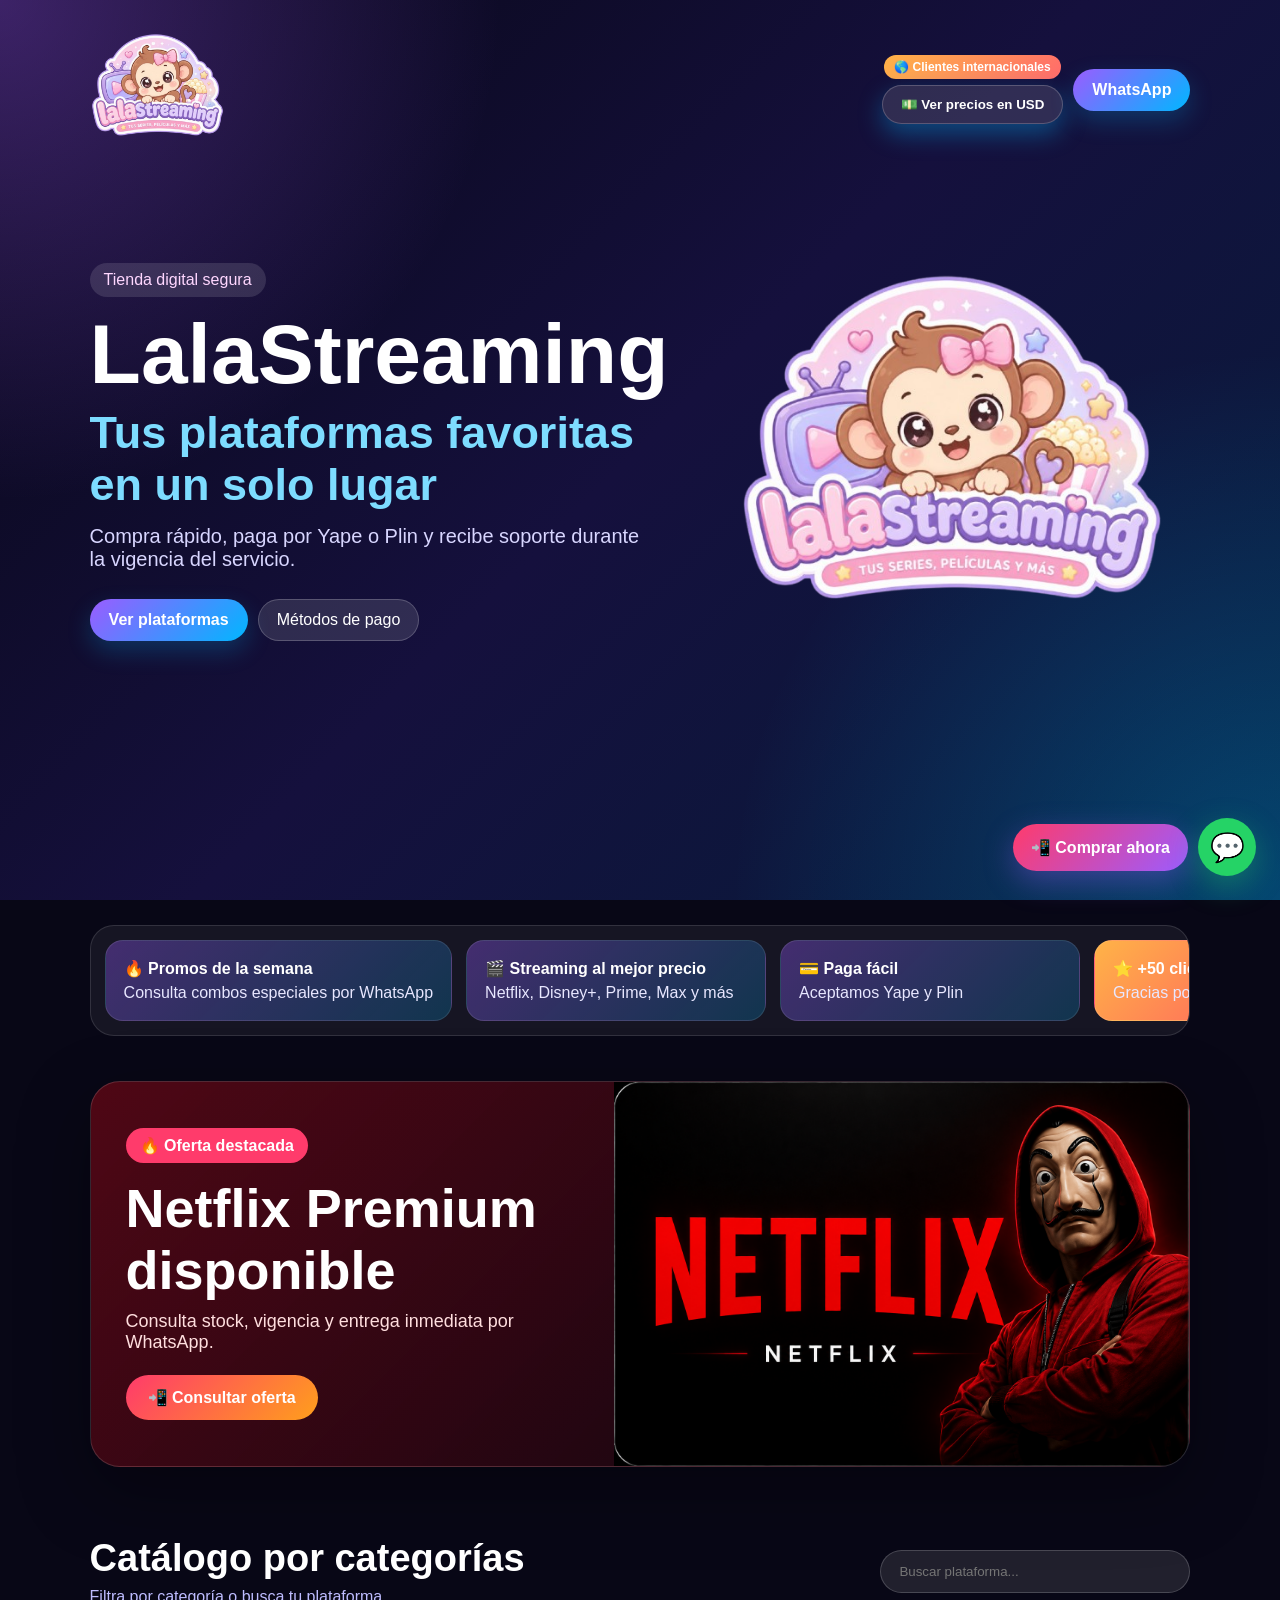
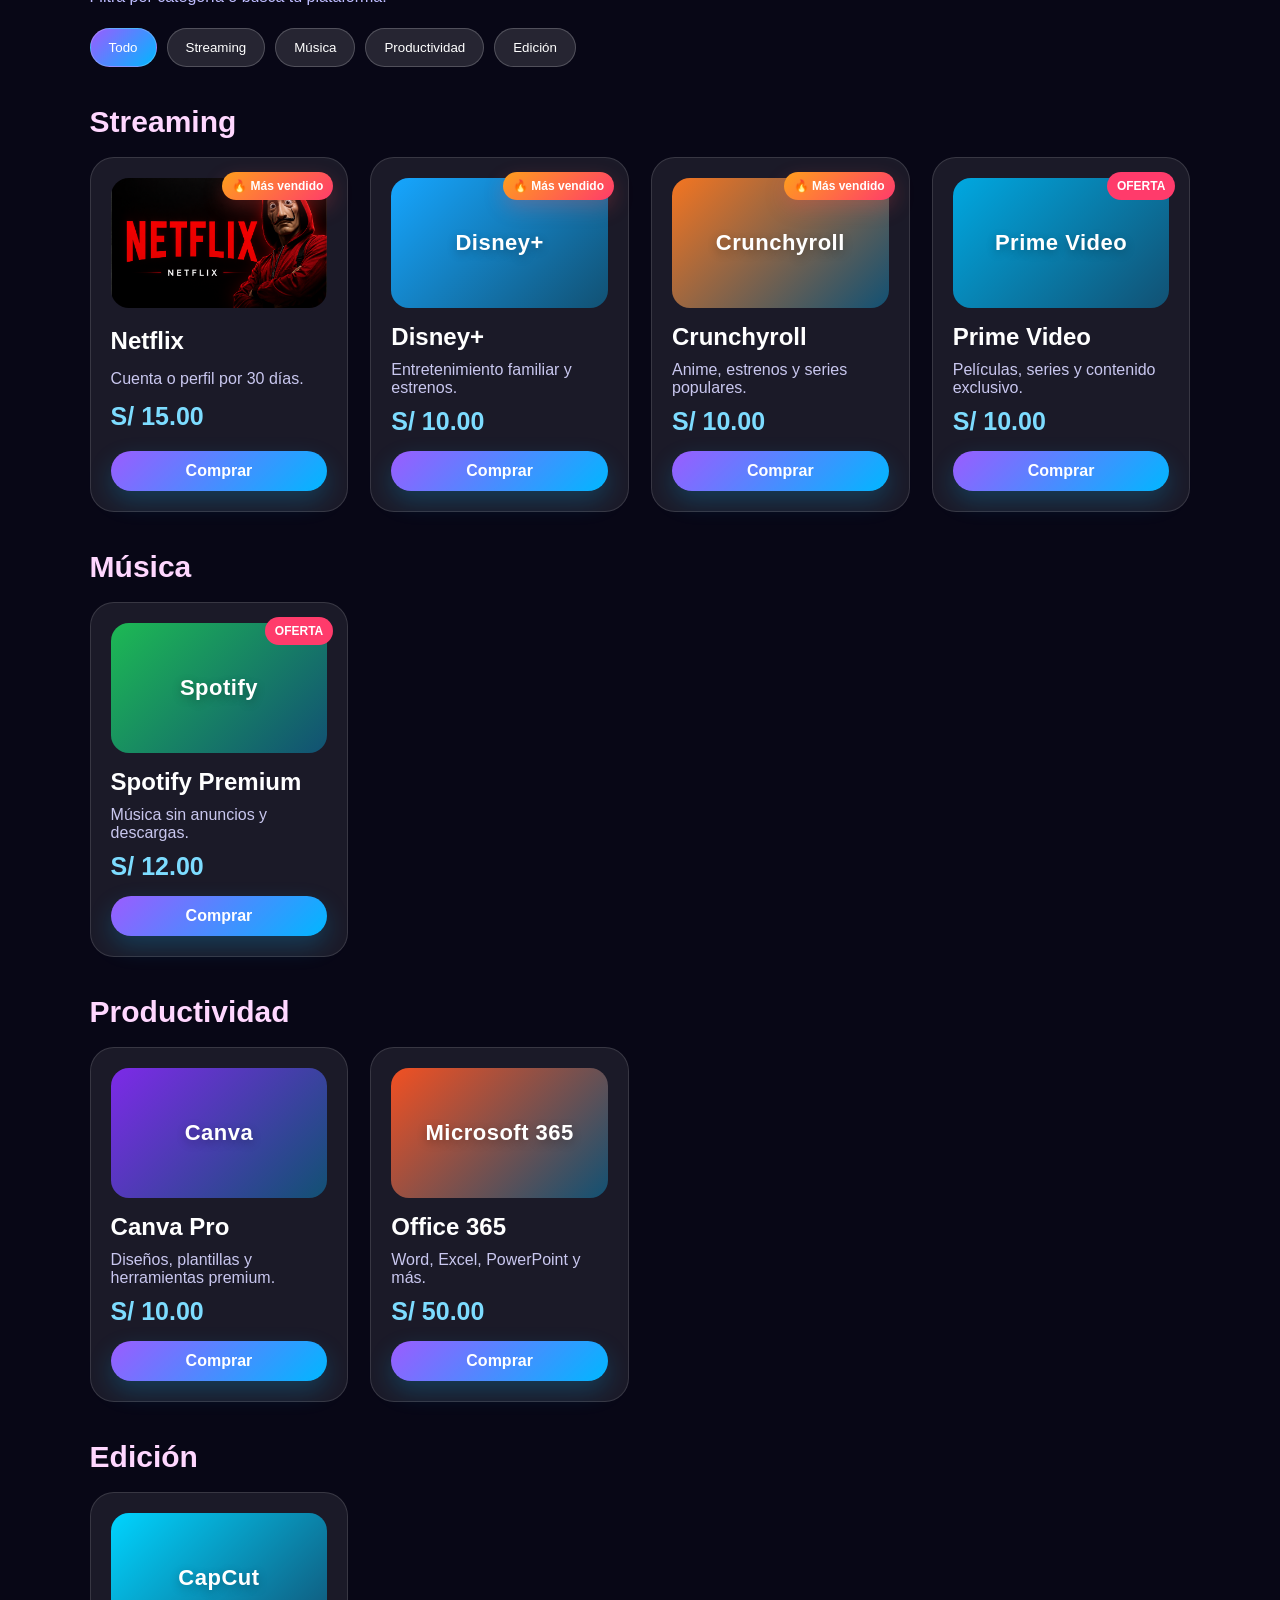
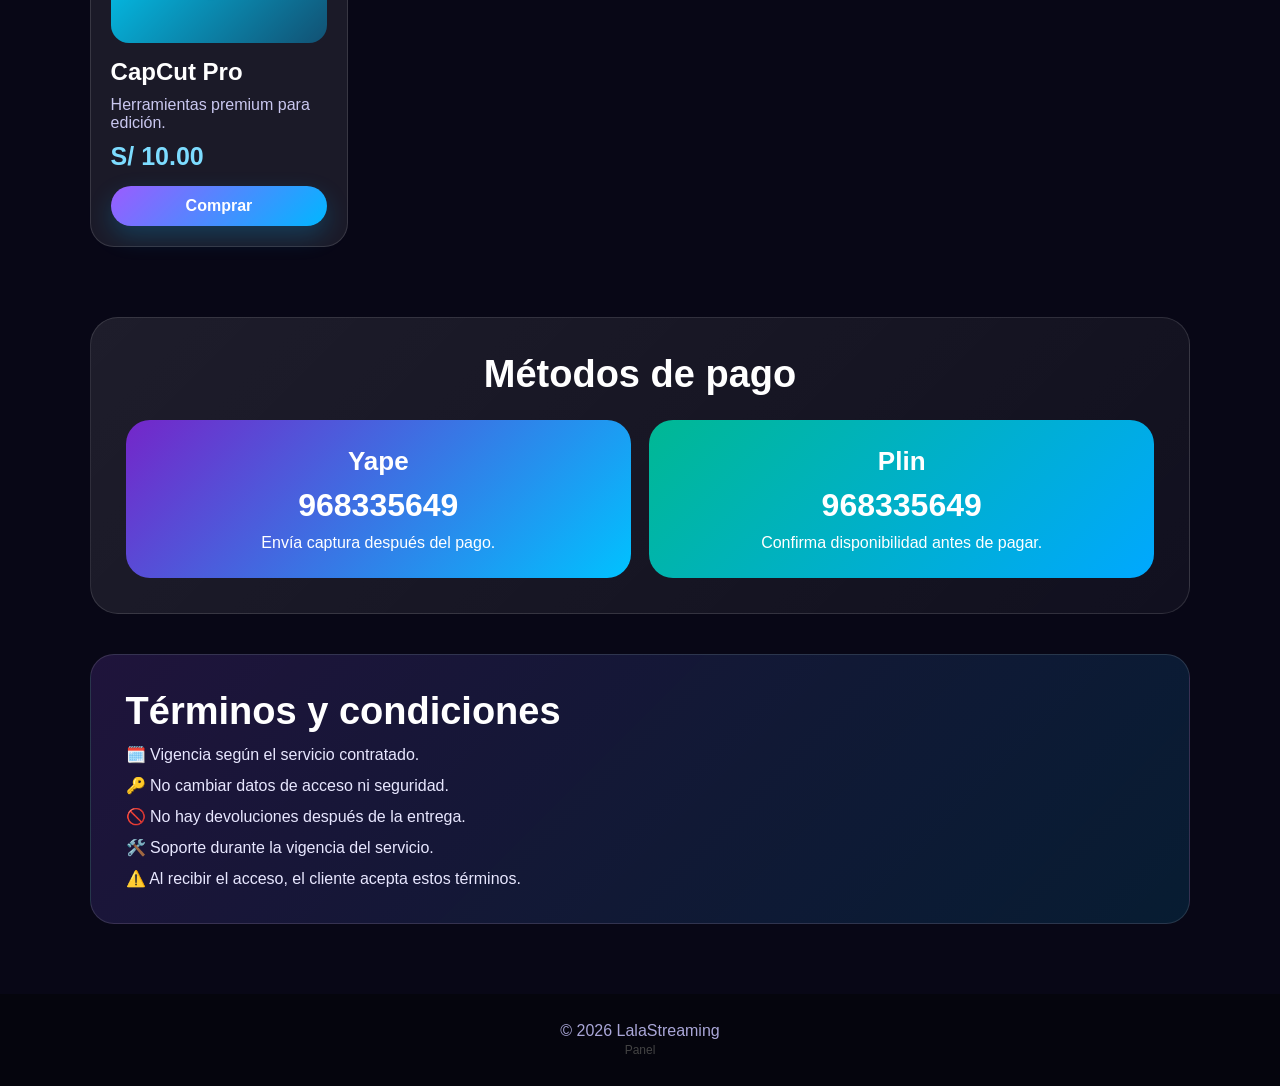
<file: index.html>
<!DOCTYPE html><html lang="es"><head>
<meta charset="UTF-8"><meta name="viewport" content="width=device-width, initial-scale=1.0">
<title>LalaStreaming | Tienda Digital</title><link rel="stylesheet" href="styles.css"></head><body>
<header class="hero">
  <nav><img src="logo-lalastreaming.png" class="logo" alt="LalaStreaming"><div class="nav-actions"><div class="currency-box"><span class="exchange-badge">🌎 Clientes internacionales</span><button id="currencyBtn" class="currency-btn">💵 Ver precios en USD</button></div><a id="waTop" target="_blank">WhatsApp</a></div></nav>
  <section class="hero-content"><div><span class="badge">Tienda digital segura</span><h1 id="title">LalaStreaming</h1><h2 id="subtitle"></h2><p id="description"></p><div class="hero-buttons"><a href="#catalogo" class="primary">Ver plataformas</a><a href="#pagos" class="ghost">Métodos de pago</a></div></div><img src="logo-lalastreaming.png" class="big-logo" alt="LalaStreaming"></section>
</header>
<main>

  <section class="promo-carousel top-carousel">
    <div class="carousel-track" id="promoCarousel"></div>
  </section>

  <section class="featured-offer" id="featuredOfferSection">
    <div class="featured-copy">
      <span>🔥 Oferta destacada</span>
      <h2>Netflix Premium disponible</h2>
      <p>Consulta stock, vigencia y entrega inmediata por WhatsApp.</p>
      <a id="featuredWa" target="_blank">📲 Consultar oferta</a>
    </div>
    <img src="imagenes/netflix.png" alt="Oferta Netflix" onerror="this.style.display='none'">
  </section>
<section id="catalogo" class="section">
    <div class="section-head"><div><h2>Catálogo por categorías</h2><p class="muted">Filtra por categoría o busca tu plataforma.</p></div><input id="search" class="search" placeholder="Buscar plataforma..."></div>
    <div id="categoryFilters" class="category-filters"></div>
    <div id="catalogByCategory"></div>
  </section>

  <section id="pagos" class="payments"><h2>Métodos de pago</h2><div class="payment-grid"><div class="payment-card yape"><span>Yape</span><strong id="yapeNumber"></strong><p>Envía captura después del pago.</p></div><div class="payment-card plin"><span>Plin</span><strong id="plinNumber"></strong><p>Confirma disponibilidad antes de pagar.</p></div></div></section>
  <section class="terms"><h2>Términos y condiciones</h2><div id="terms"></div></section>
</main>

<div id="modal" class="modal"><div class="modal-card"><button id="closeModal" class="close">×</button><div id="mLogo" class="brand-logo"></div><img id="mImg" class="modal-img" alt=""><h2 id="mName"></h2><p id="mDesc"></p><strong id="mPrice"></strong><a id="mWa" target="_blank">Comprar por WhatsApp</a></div></div>
<div class="floating-actions"><a id="buyNowFloat" class="buy-now-float" target="_blank">📲 Comprar ahora</a><a id="floatWa" class="float-wa" target="_blank">💬</a></div>
<footer><p>© 2026 LalaStreaming</p><a href="admin.html" class="hidden-admin">Panel</a></footer>
<script src="data.js"></script><script src="app.js"></script></body></html>
</file>
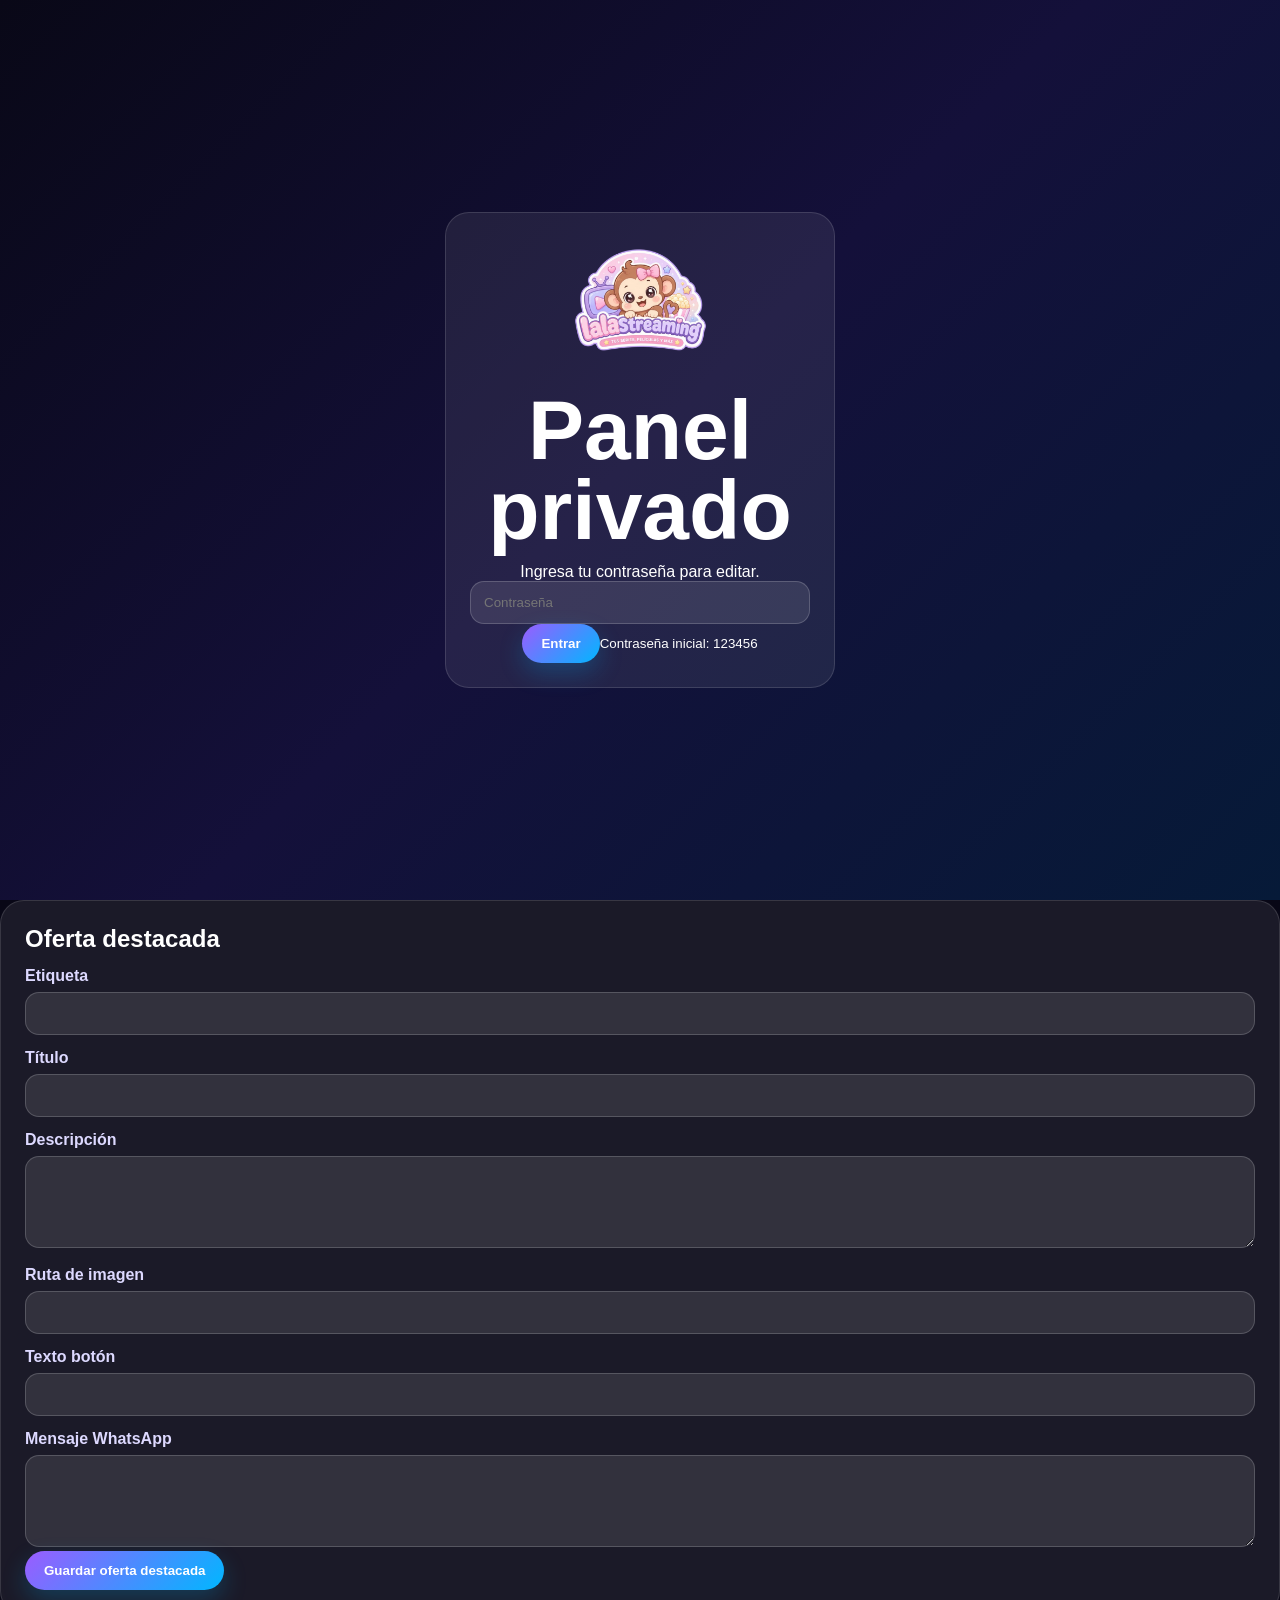
<file: admin.html>
<!DOCTYPE html><html lang="es"><head>
<meta charset="UTF-8"><meta name="viewport" content="width=device-width, initial-scale=1.0">
<title>Panel LalaStreaming</title><link rel="stylesheet" href="styles.css"></head><body>
<section id="login" class="login"><div class="login-card"><img src="logo-lalastreaming.png" class="logo"><h1>Panel privado</h1><p>Ingresa tu contraseña para editar.</p><input id="pass" type="password" placeholder="Contraseña"><button id="loginBtn" class="primary">Entrar</button><small>Contraseña inicial: 123456</small></div></section>

<section id="panel" class="admin hidden">
<header class="admin-top"><img src="logo-lalastreaming.png" class="logo"><h1>Editor de tienda</h1><a href="index.html" class="primary">Ver tienda</a></header>

<main class="admin-grid">
<div class="box"><h2>Datos generales</h2><label>Nombre</label><input id="sTitle"><label>Subtítulo</label><input id="sSubtitle"><label>Descripción</label><textarea id="sDescription"></textarea><label>WhatsApp</label><input id="sWhatsapp"><label>Número Yape</label><input id="sYape"><label>Número Plin</label><input id="sPlin"><label>Clientes atendidos</label><input id="sClientsCount" type="number" placeholder="Ejemplo: 250"><label>Tipo de cambio</label><input id="sExchange" type="number" step="0.01"><label>Mensaje WhatsApp automático</label><textarea id="sMsg"></textarea><small>Usa {producto} para cambiar según la plataforma.</small><label>Términos</label><textarea id="sTerms"></textarea><label>Nueva contraseña</label><input id="newPass" placeholder="Opcional"><button id="saveStore" class="primary full">Guardar datos</button></div>

<div class="box"><div class="row"><h2>Categorías</h2><button id="addCategory" class="secondary">+ Categoría</button></div><div id="categoryEditor"></div><button id="saveCategories" class="primary full">Guardar categorías</button></div>

<div class="box"><div class="row"><h2>Banners</h2><button id="addBanner" class="secondary">+ Banner</button></div><div id="bannerEditor"></div><button id="saveBanners" class="primary full">Guardar banners</button></div>

<div class="box wide"><div class="row"><h2>Plataformas</h2><button id="addProduct" class="secondary">+ Agregar</button></div><p class="admin-note">✅ Corrección aplicada: las imágenes ya no se guardan dentro del navegador. Sube tus imágenes a GitHub en la carpeta <b>imagenes</b> y escribe la ruta. Ejemplo: <b>imagenes/netflix.png</b></p><div id="products"></div><button id="saveProducts" class="primary full">Guardar plataformas</button></div>

<div class="box wide"><div class="row"><h2>Control de ventas</h2><button id="exportSales" class="secondary">Exportar CSV</button></div>
  <div class="kpis"><div><span>Ventas</span><strong id="kpiSales">0</strong></div><div><span>Ingresos</span><strong id="kpiIncome">S/ 0.00</strong></div><div><span>Costos</span><strong id="kpiCost">S/ 0.00</strong></div><div><span>Ganancia</span><strong id="kpiProfit">S/ 0.00</strong></div></div>
  <div class="sales-form">
    <input id="saleDate" type="date">
    <input id="saleClient" placeholder="Cliente">
    <select id="saleProduct"></select>
    <input id="saleCost" type="number" step="0.01" placeholder="Costo">
    <input id="salePrice" type="number" step="0.01" placeholder="Venta">
    <select id="salePayment"><option>Yape</option><option>Plin</option><option>Efectivo</option><option>Otro</option></select>
    <select id="saleStatus"><option>Pagado</option><option>Pendiente</option><option>Garantía</option></select>
    <button id="addSale" class="primary">Agregar venta</button>
  </div>
  <div class="table-wrap"><table><thead><tr><th>Fecha</th><th>Cliente</th><th>Categoría</th><th>Producto</th><th>Costo</th><th>Venta</th><th>Ganancia</th><th>Pago</th><th>Estado</th><th></th></tr></thead><tbody id="salesTable"></tbody></table></div>
</div>
</main></section>
<script src="data.js"></script><script src="admin.js"></script></body></html>
<div class="box">
<h2>Oferta destacada</h2>
<label>Etiqueta</label><input id="fBadge">
<label>Título</label><input id="fTitle">
<label>Descripción</label><textarea id="fText"></textarea>
<label>Ruta de imagen</label><input id="fImage">
<label>Texto botón</label><input id="fButtonText">
<label>Mensaje WhatsApp</label><textarea id="fWhatsappText"></textarea>
<button id="saveFeatured" class="primary">Guardar oferta destacada</button>
</div>
</file>
<file: styles.css>
*{box-sizing:border-box;margin:0;padding:0;font-family:Arial,Helvetica,sans-serif}body{background:#080716;color:#fff}.hero{min-height:100vh;padding:22px 7%;background:radial-gradient(circle at top left,rgba(159,86,255,.35),transparent 32%),radial-gradient(circle at bottom right,rgba(0,183,255,.28),transparent 35%),linear-gradient(135deg,#080716,#15103d,#061c3b)}nav,.admin-top,.row,.section-head{display:flex;align-items:center;justify-content:space-between;gap:18px}.logo{width:135px;animation:pulse 3s infinite}.nav-actions,.hero-buttons,.category-filters{display:flex;gap:10px;align-items:center;flex-wrap:wrap}.nav-actions a,.primary,.card a,.modal-card a{border:0;text-decoration:none;color:#fff;background:linear-gradient(135deg,#9b5cff,#00b7ff);padding:12px 19px;border-radius:30px;font-weight:bold;cursor:pointer;box-shadow:0 10px 25px rgba(0,183,255,.22)}.ghost,#currencyBtn,.secondary,.category-filters button{border:1px solid rgba(255,255,255,.2);background:rgba(255,255,255,.12);color:#fff;padding:11px 18px;border-radius:25px;cursor:pointer;text-decoration:none}.category-filters{margin-top:22px}.category-filters button.active{background:linear-gradient(135deg,#9b5cff,#00b7ff)}.hero-content{display:grid;grid-template-columns:1.1fr .9fr;align-items:center;gap:40px;padding-top:80px}.badge{display:inline-block;background:rgba(255,255,255,.12);padding:8px 14px;border-radius:20px;color:#ffd7ff;margin-bottom:18px}h1{font-size:clamp(44px,8vw,84px);line-height:.95;margin-bottom:12px}.hero h2{font-size:clamp(25px,4vw,45px);color:#7ddcff;margin-bottom:14px}.hero p{color:#d8d6ff;font-size:20px;margin-bottom:28px;max-width:570px}.big-logo{width:100%;max-width:430px;margin:auto;animation:float 3.2s ease-in-out infinite,glow 2.8s infinite alternate}.banner-section{padding:40px 7% 10px}.banners{display:grid;grid-template-columns:repeat(3,1fr);gap:18px}.promo-banner{border-radius:26px;padding:26px;background:linear-gradient(135deg,rgba(155,92,255,.35),rgba(0,183,255,.20));border:1px solid rgba(255,255,255,.15);box-shadow:0 20px 50px rgba(0,0,0,.22)}.promo-banner h3{font-size:26px;margin-bottom:8px}.promo-banner p{color:#e1dfff;margin-bottom:16px}.promo-banner a{color:#fff;font-weight:bold}.trust{margin:25px 7%;display:grid;grid-template-columns:repeat(4,1fr);gap:14px}.trust article{padding:18px;border-radius:20px;background:rgba(255,255,255,.08);border:1px solid rgba(255,255,255,.12);text-align:center;font-weight:bold}.section{padding:55px 7% 70px}.section h2,.terms h2,.payments h2{font-size:38px;margin-bottom:8px}.muted{color:#bebcff}.search{max-width:310px;background:rgba(255,255,255,.10);border:1px solid rgba(255,255,255,.18);color:#fff;border-radius:25px;padding:13px 18px;outline:none}.category-section{margin-top:38px}.category-section>h3{font-size:30px;margin-bottom:18px;color:#ffd7ff}.grid{display:grid;grid-template-columns:repeat(4,1fr);gap:22px}.card{position:relative;background:rgba(255,255,255,.08);border:1px solid rgba(255,255,255,.13);border-radius:24px;padding:20px;min-height:295px;display:flex;flex-direction:column;justify-content:space-between;cursor:pointer;transition:.25s}.card:hover{transform:translateY(-6px);box-shadow:0 15px 35px rgba(155,92,255,.18);border-color:#9b5cff}.offer{position:absolute;right:14px;top:14px;background:#ff3b6b;color:white;font-size:12px;font-weight:bold;padding:7px 10px;border-radius:20px}.product-img,.brand-logo{height:130px;width:100%;border-radius:18px;object-fit:cover;margin-bottom:15px}.brand-logo{display:grid;place-items:center;background:linear-gradient(135deg,var(--brand,#9b5cff),rgba(0,183,255,.35));color:#fff;font-weight:900;text-align:center;font-size:22px;letter-spacing:.5px;text-shadow:0 3px 10px rgba(0,0,0,.28)}.card h3{font-size:24px}.card p{color:#c9c7ef;margin:10px 0}.card strong{font-size:25px;color:#7ddcff;margin-bottom:15px}.card a{text-align:center;padding:11px 16px}.payments{margin:0 7% 40px;padding:35px;border-radius:28px;background:linear-gradient(135deg,rgba(255,255,255,.09),rgba(255,255,255,.04));border:1px solid rgba(255,255,255,.12)}.payments h2{text-align:center;margin-bottom:24px}.payment-grid{display:grid;grid-template-columns:repeat(2,1fr);gap:18px}.payment-card{border-radius:24px;padding:26px;text-align:center}.payment-card span{font-size:26px;font-weight:900}.payment-card strong{display:block;font-size:32px;margin:10px 0}.yape{background:linear-gradient(135deg,#7426c9,#00c2ff)}.plin{background:linear-gradient(135deg,#00b894,#00a8ff)}.terms{margin:20px 7% 70px;padding:35px;border-radius:24px;background:linear-gradient(135deg,rgba(155,92,255,.16),rgba(0,183,255,.12));border:1px solid rgba(255,255,255,.12)}.terms p{color:#e8e7ff;margin-top:12px}.float-wa{position:fixed;right:24px;bottom:24px;width:58px;height:58px;border-radius:50%;background:#25d366;display:grid;place-items:center;text-decoration:none;font-size:28px;box-shadow:0 10px 30px rgba(37,211,102,.35);z-index:20}footer{text-align:center;color:#aaa7d8;padding:28px;background:#05050d}.hidden-admin{font-size:12px;color:#444;text-decoration:none}.modal{position:fixed;inset:0;background:rgba(5,5,15,.65);backdrop-filter:blur(3px);display:none;place-items:center;padding:22px;z-index:99}.modal.show{display:grid}.blurred main,.blurred .hero,.blurred footer,.blurred .float-wa{filter:blur(8px);pointer-events:none}.modal-card{width:min(440px,94vw);background:linear-gradient(145deg,#17113f,#071f42);border:1px solid rgba(255,255,255,.18);border-radius:28px;padding:24px;text-align:center;position:relative;animation:zoom .22s ease;box-shadow:0 25px 80px rgba(0,0,0,.55)}.close{position:absolute;right:14px;top:12px;border:0;border-radius:50%;background:rgba(255,255,255,.14);color:#fff;font-size:25px;width:36px;height:36px;cursor:pointer}.modal-card .brand-logo{height:90px}.modal-img{width:100%;height:210px;object-fit:cover;border-radius:20px;margin-bottom:18px}.modal-card p{color:#d8d6ff;margin:10px 0}.modal-card strong{display:block;color:#7ddcff;font-size:30px;margin-bottom:18px}.login{min-height:100vh;display:grid;place-items:center;background:linear-gradient(135deg,#090817,#14103a,#061a38);padding:20px}.login-card,.box{background:rgba(255,255,255,.08);border:1px solid rgba(255,255,255,.13);border-radius:24px;padding:24px}.login-card{width:min(390px,94vw);text-align:center}.login-card .logo{margin-bottom:15px}.hidden{display:none}.admin{padding-bottom:70px}.admin-top{padding:25px 7%;background:linear-gradient(135deg,#14103a,#061a38)}.admin-top h1{font-size:34px}.admin-grid{padding:35px 7%;display:grid;grid-template-columns:1fr 1fr;gap:24px}.wide{grid-column:1/-1}label{display:block;margin:14px 0 7px;color:#ddd9ff;font-weight:bold}input,textarea,select{width:100%;background:rgba(255,255,255,.1);border:1px solid rgba(255,255,255,.18);color:#fff;border-radius:14px;padding:13px;outline:none}option{color:#111}textarea{min-height:92px;resize:vertical}.full{width:100%;margin-top:15px}.edit-product{display:grid;grid-template-columns:190px 1fr;gap:18px;background:rgba(255,255,255,.06);padding:18px;border-radius:20px;margin-bottom:18px}.upload{min-height:175px;border:2px dashed rgba(255,255,255,.25);border-radius:18px;display:grid;place-items:center;cursor:pointer;overflow:hidden;color:#e7ddff}.upload img{width:100%;height:100%;object-fit:cover}.upload input{display:none}.danger,.mini-danger{background:#ff3b6b;color:#fff;border:0;border-radius:14px;padding:10px 15px;font-weight:bold;cursor:pointer;margin-top:12px}.mini-danger{padding:6px 9px;margin:0}.edit-banner{background:rgba(255,255,255,.06);padding:16px;border-radius:18px;margin-bottom:14px}.kpis{display:grid;grid-template-columns:repeat(4,1fr);gap:12px;margin:18px 0}.kpis div{background:rgba(255,255,255,.08);border-radius:18px;padding:18px}.kpis span{display:block;color:#c9c7ef}.kpis strong{font-size:25px;color:#7ddcff}.sales-form{display:grid;grid-template-columns:repeat(4,1fr);gap:12px}.table-wrap{overflow:auto;margin-top:20px}table{width:100%;border-collapse:collapse;min-width:900px}th,td{padding:12px;border-bottom:1px solid rgba(255,255,255,.12);text-align:left}th{color:#7ddcff}@keyframes float{50%{transform:translateY(-12px) scale(1.03)}}@keyframes glow{from{filter:drop-shadow(0 18px 35px rgba(164,92,255,.35))}to{filter:drop-shadow(0 26px 55px rgba(0,183,255,.45))}}@keyframes pulse{50%{filter:drop-shadow(0 0 18px rgba(155,92,255,.55))}}@keyframes zoom{from{opacity:0;transform:scale(.78) translateY(25px)}to{opacity:1;transform:scale(1)}}@media(max-width:1000px){.grid,.banners,.trust,.kpis{grid-template-columns:repeat(2,1fr)}.hero-content,.admin-grid{grid-template-columns:1fr;text-align:center}.wide{grid-column:auto}.hero p{margin-left:auto;margin-right:auto}.admin-top{flex-direction:column;text-align:center}.edit-product{text-align:left}.section-head{flex-direction:column;text-align:center}.search{max-width:100%}.sales-form{grid-template-columns:repeat(2,1fr)}}@media(max-width:620px){.grid,.banners,.trust,.payment-grid,.kpis,.sales-form{grid-template-columns:1fr}.hero{min-height:auto;padding-bottom:60px}.section{padding:45px 5%}.terms,.payments{margin:10px 5% 55px}.edit-product{grid-template-columns:1fr}.row{flex-direction:column;align-items:stretch}.logo{width:110px}.hero-buttons,.nav-actions{justify-content:center}}
.admin-note{background:rgba(0,183,255,.12);border:1px solid rgba(0,183,255,.25);padding:14px;border-radius:16px;color:#dff7ff;margin:14px 0}.no-click{cursor:default!important}


/* Mejoras profesionales: moneda, oferta, carrusel, contador y compra rápida */
.currency-box{
    display:flex;
    flex-direction:column;
    align-items:center;
    gap:6px;
}
.exchange-badge{
    background:linear-gradient(135deg,#ffb347,#ff6b6b);
    color:white;
    font-size:12px;
    font-weight:bold;
    padding:5px 10px;
    border-radius:20px;
    animation:pulseCurrency 2s infinite;
    white-space:nowrap;
}
.currency-btn{
    background:linear-gradient(135deg,#00d4ff,#9b5cff);
    color:white;
    font-weight:800;
    border:none;
    padding:14px 22px;
    border-radius:30px;
    cursor:pointer;
    box-shadow:0 10px 25px rgba(0,183,255,.35);
    animation:pulseCurrency 2s infinite;
    transition:.3s;
    white-space:nowrap;
}
.currency-btn:hover{ transform:scale(1.05); }
@keyframes pulseCurrency{
    0%{transform:scale(1);}
    50%{transform:scale(1.06);}
    100%{transform:scale(1);}
}
.featured-offer{
    margin:45px 7% 15px;
    border-radius:30px;
    overflow:hidden;
    min-height:280px;
    display:grid;
    grid-template-columns:1fr 1.1fr;
    align-items:center;
    background:linear-gradient(135deg,rgba(229,9,20,.32),rgba(5,5,15,.96));
    border:1px solid rgba(255,255,255,.14);
    box-shadow:0 25px 70px rgba(0,0,0,.35);
}
.featured-copy{ padding:35px; }
.featured-copy span{
    display:inline-block;
    background:#ff3b6b;
    color:white;
    padding:8px 14px;
    border-radius:20px;
    font-weight:bold;
    margin-bottom:14px;
}
.featured-copy h2{ font-size:clamp(30px,5vw,54px); margin-bottom:10px; }
.featured-copy p{ color:#ffdede; margin-bottom:22px; font-size:18px; }
.featured-copy a{
    display:inline-block;
    background:linear-gradient(135deg,#ff3b6b,#ff9f1c);
    color:white;
    padding:13px 22px;
    border-radius:30px;
    text-decoration:none;
    font-weight:bold;
}
.featured-offer img{
    width:100%;
    height:100%;
    min-height:280px;
    object-fit:cover;
}
.promo-carousel{
    margin:20px 7% 0;
    overflow:hidden;
    border-radius:22px;
    border:1px solid rgba(255,255,255,.12);
    background:rgba(255,255,255,.06);
}
.carousel-track{
    display:flex;
    gap:14px;
    width:max-content;
    animation:scrollPromos 22s linear infinite;
    padding:14px;
}
.carousel-item{
    min-width:280px;
    padding:18px;
    border-radius:18px;
    background:linear-gradient(135deg,rgba(155,92,255,.35),rgba(0,183,255,.20));
}
.carousel-item strong{display:block;margin-bottom:6px;}
.carousel-item span{color:#e8e7ff;}
@keyframes scrollPromos{
    from{transform:translateX(0);}
    to{transform:translateX(-50%);}
}
.best-seller{
    position:absolute;
    right:14px;
    top:14px;
    background:linear-gradient(135deg,#ff9f1c,#ff3b6b);
    color:white;
    font-size:12px;
    font-weight:bold;
    padding:7px 10px;
    border-radius:20px;
    box-shadow:0 8px 20px rgba(255,80,80,.25);
}
.counter-card{
    display:flex!important;
    flex-direction:column;
    gap:4px;
}
.counter-card strong{
    color:#7ddcff;
    font-size:26px;
}
.counter-card span{
    color:#e8e7ff;
    font-size:13px;
}
.floating-actions{
    position:fixed;
    right:24px;
    bottom:24px;
    display:flex;
    align-items:center;
    gap:10px;
    z-index:30;
}
.buy-now-float{
    background:linear-gradient(135deg,#ff3b6b,#9b5cff);
    color:white;
    text-decoration:none;
    font-weight:bold;
    padding:14px 18px;
    border-radius:30px;
    box-shadow:0 10px 30px rgba(155,92,255,.35);
    animation:pulseCurrency 2s infinite;
}
.floating-actions .float-wa{
    position:static;
}
@media(max-width:820px){
    .featured-offer{grid-template-columns:1fr;}
    .featured-offer img{min-height:210px;}
}
@media(max-width:620px){
    .currency-box{width:100%;}
    .currency-btn{width:100%;text-align:center;}
    .floating-actions{
        right:14px;
        bottom:14px;
        flex-direction:column;
        align-items:flex-end;
    }
    .buy-now-float{padding:12px 15px;font-size:14px;}
}


/* Carrusel superior renovado */
.top-carousel{
    margin:25px 7% 10px !important;
    border-radius:24px;
    background:rgba(255,255,255,.06);
    border:1px solid rgba(255,255,255,.12);
    overflow:hidden;
}

.top-carousel .carousel-track{
    animation:scrollPromos 26s linear infinite;
}

.client-slide{
    background:linear-gradient(135deg,#ffb347,#ff3b6b) !important;
}

.client-slide strong{
    color:#fff;
}


/* FIX carrusel superior */
.top-carousel{
    margin:25px 7% 10px !important;
    border-radius:24px;
    background:rgba(255,255,255,.06);
    border:1px solid rgba(255,255,255,.12);
    overflow:hidden;
}

.carousel-track{
    display:flex;
    gap:14px;
    width:max-content;
    padding:14px;
    animation:scrollPromos 24s linear infinite;
}

.carousel-item{
    min-width:300px;
    padding:18px;
    border-radius:18px;
    background:linear-gradient(135deg,rgba(155,92,255,.35),rgba(0,183,255,.20));
    border:1px solid rgba(255,255,255,.10);
}

.carousel-item strong{
    display:block;
    color:#fff;
    margin-bottom:6px;
}

.carousel-item span{
    color:#e8e7ff;
}

.client-slide{
    background:linear-gradient(135deg,#ffb347,#ff3b6b) !important;
}

@keyframes scrollPromos{
    from{transform:translateX(0);}
    to{transform:translateX(-50%);}
}


/* FIX DEFINITIVO CARRUSEL */
.top-carousel{
    margin:25px 7% 10px !important;
    border-radius:24px;
    background:rgba(255,255,255,.06);
    border:1px solid rgba(255,255,255,.12);
    overflow:hidden;
    display:block !important;
}

.top-carousel .carousel-track,
.carousel-track{
    display:flex !important;
    gap:14px;
    width:max-content;
    padding:14px;
    animation:scrollPromos 24s linear infinite;
}



.carousel-item{
    min-width:300px;
    padding:18px;
    border-radius:18px;
    background:linear-gradient(135deg,rgba(155,92,255,.35),rgba(0,183,255,.20));
    border:1px solid rgba(255,255,255,.10);
    color:#fff;
}

.carousel-item strong{
    display:block;
    color:#fff;
    margin-bottom:6px;
    font-weight:900;
}

.carousel-item span{
    color:#e8e7ff;
}

.client-slide{
    background:linear-gradient(135deg,#ffb347,#ff3b6b) !important;
}

@keyframes scrollPromos{
    from{transform:translateX(0);}
    to{transform:translateX(-50%);}
}


/* BUGFIX: el carrusel nunca se detiene al pasar el cursor */
.top-carousel:hover .carousel-track,
.promo-carousel:hover .carousel-track,
.carousel-track:hover{
    animation-play-state:running !important;
}

/* BUGFIX: oferta destacada responsive y visible */
.featured-offer img,
#featuredImage{
    display:block;
    object-fit:cover;
}

.top-carousel:hover .carousel-track,.promo-carousel:hover .carousel-track,.carousel-track:hover{animation-play-state:running!important;}
</file>
